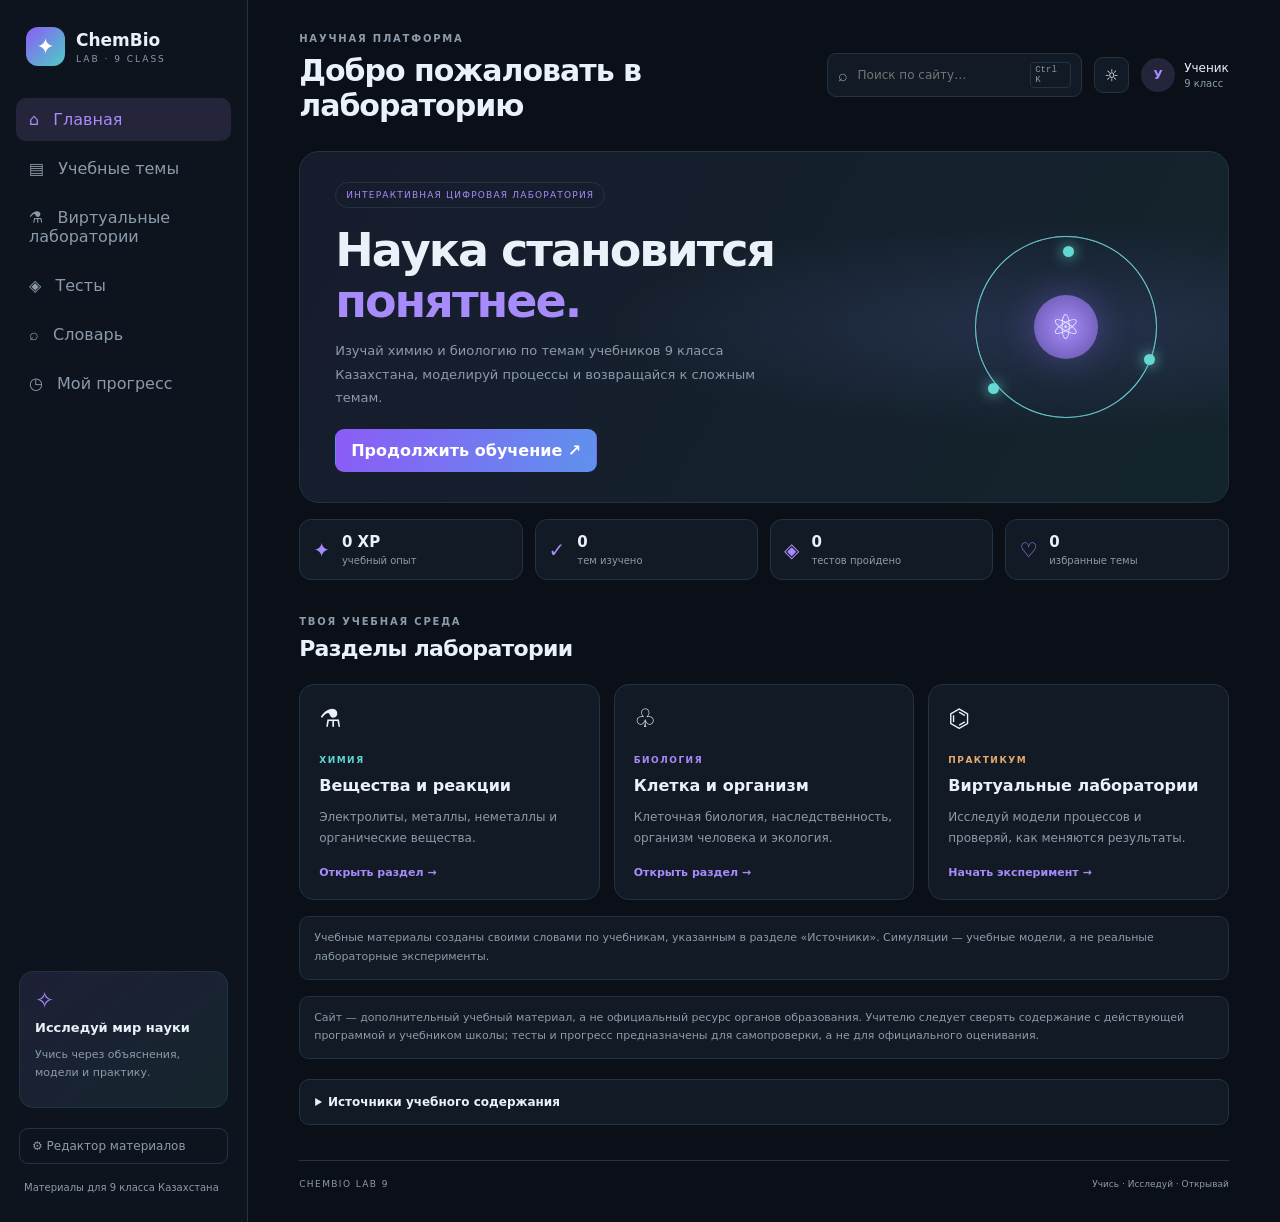
<file: index.html>
<!doctype html>
<html lang="ru">
<head>
  <meta charset="UTF-8">
  <meta name="viewport" content="width=device-width, initial-scale=1">
  <meta name="theme-color" content="#0b1018">
  <meta name="description" content="ChemBio Lab 9 — интерактивная цифровая лаборатория по биологии и химии для учеников 9 класса Казахстана.">
  <title>ChemBio Lab 9 — цифровая лаборатория</title>
  <link rel="stylesheet" href="style.css">
  <script src="data.js" defer></script>
  <script src="script.js" defer></script>
</head>
<body>
  <a class="skip-link" href="#main-content">Перейти к содержимому</a>
  <div class="app">
    <aside class="sidebar">
      <a class="brand" href="#" data-page="home" aria-label="ChemBio Lab 9 — главная">
        <span class="logo">✦</span><span><b>ChemBio</b><small>LAB · 9 CLASS</small></span>
      </a>
      <nav aria-label="Основная навигация">
        <button class="nav active" data-page="home">⌂ <span>Главная</span></button>
        <button class="nav" data-page="topics">▤ <span>Учебные темы</span></button>
        <button class="nav" data-page="labs">⚗ <span>Виртуальные лаборатории</span></button>
        <button class="nav" data-page="quiz">◈ <span>Тесты</span></button>
        <button class="nav" data-page="glossary">⌕ <span>Словарь</span></button>
        <button class="nav" data-page="progress">◷ <span>Мой прогресс</span></button>
      </nav>
      <div class="side-bottom">
        <div class="mini-card"><span class="spark">✧</span><b>Исследуй мир науки</b><p>Учись через объяснения, модели и практику.</p></div>
        <a class="admin-link" href="admin/index.html">⚙ Редактор материалов</a>
        <small class="muted">Материалы для 9 класса Казахстана</small>
      </div>
    </aside>
    <main id="main-content" tabindex="-1">
      <header>
        <div><span class="eyebrow">НАУЧНАЯ ПЛАТФОРМА</span><h1 id="page-title">Добро пожаловать в лабораторию</h1></div>
        <div class="header-actions">
          <label class="global-search"><span aria-hidden="true">⌕</span><input id="global-search" type="search" placeholder="Поиск по сайту…" autocomplete="off" aria-label="Поиск по сайту"><kbd>Ctrl K</kbd></label>
          <button class="icon-button" id="theme-toggle" type="button" aria-label="Включить светлую тему" title="Переключить тему">☼</button>
          <div class="user-chip"><span class="avatar">У</span><span>Ученик <small>9 класс</small></span></div>
        </div>
        <div id="search-results" class="search-results" hidden></div>
      </header>

      <section id="home" class="page active">
        <div class="hero">
          <div><span class="pill">ИНТЕРАКТИВНАЯ ЦИФРОВАЯ ЛАБОРАТОРИЯ</span><h2>Наука становится<br><em>понятнее.</em></h2>
            <p>Изучай химию и биологию по темам учебников 9 класса Казахстана, моделируй процессы и возвращайся к сложным темам.</p>
            <button class="primary" data-go="topics">Продолжить обучение ↗</button>
          </div>
          <div class="orbital" aria-hidden="true"><div class="orbit o1"></div><div class="orbit o2"></div><div class="nucleus">⚛</div><span class="electron e1"></span><span class="electron e2"></span><span class="electron e3"></span></div>
        </div>
        <div class="stats-strip">
          <article><span class="stat-icon">✦</span><span><b id="home-xp">0 XP</b><small>учебный опыт</small></span></article>
          <article><span class="stat-icon">✓</span><span><b id="home-completed">0</b><small>тем изучено</small></span></article>
          <article><span class="stat-icon">◈</span><span><b id="home-quizzes">0</b><small>тестов пройдено</small></span></article>
          <article><span class="stat-icon">♡</span><span><b id="home-favorites">0</b><small>избранные темы</small></span></article>
        </div>
        <div class="section-heading"><div><span class="eyebrow">ТВОЯ УЧЕБНАЯ СРЕДА</span><h2>Разделы лаборатории</h2></div></div>
        <div class="cards">
          <article class="feature chem-card" data-go="topics" data-subject-go="chem"><div class="card-icon">⚗</div><span class="tag">ХИМИЯ</span><h3>Вещества и реакции</h3><p>Электролиты, металлы, неметаллы и органические вещества.</p><span class="card-link">Открыть раздел →</span></article>
          <article class="feature bio-card" data-go="topics" data-subject-go="bio"><div class="card-icon">♧</div><span class="tag">БИОЛОГИЯ</span><h3>Клетка и организм</h3><p>Клеточная биология, наследственность, организм человека и экология.</p><span class="card-link">Открыть раздел →</span></article>
          <article class="feature quiz-card" data-go="labs"><div class="card-icon">⌬</div><span class="tag">ПРАКТИКУМ</span><h3>Виртуальные лаборатории</h3><p>Исследуй модели процессов и проверяй, как меняются результаты.</p><span class="card-link">Начать эксперимент →</span></article>
        </div>
        <div class="resume-card" id="resume-card"></div>
        <p class="source-note">Учебные материалы созданы своими словами по учебникам, указанным в разделе «Источники». Симуляции — учебные модели, а не реальные лабораторные эксперименты.</p>
        <p class="source-note">Сайт — дополнительный учебный материал, а не официальный ресурс органов образования. Учителю следует сверять содержание с действующей программой и учебником школы; тесты и прогресс предназначены для самопроверки, а не для официального оценивания.</p>
        <details class="sources"><summary>Источники учебного содержания</summary><p>Биология: Н. Г. Асанов, А. Р. Соловьева, Б. Т. Ибраимова. Учебник для 9 класса, «Атамура», 2019. <a href="https://okulyk.kz/biologija/450/" target="_blank" rel="noopener noreferrer">Страница учебника</a>.</p><p>Химия: М. Б. Усманова, К. Н. Сакарьянова, Б. Н. Сахариева. Учебник для 9 класса, «Атамура», 2019. <a href="https://okulyk.kz/himija/454/" target="_blank" rel="noopener noreferrer">Страница учебника</a>.</p><p>Дополнительные варианты учебников: <a href="https://okulyk.kz/himija/452/" target="_blank" rel="noopener noreferrer">химия (Оспанова)</a>, <a href="https://okulyk.kz/biologija/1086/" target="_blank" rel="noopener noreferrer">биология (Оспанкулова)</a>.</p></details>
      </section>

      <section id="topics" class="page">
        <div class="section-heading"><div><span class="eyebrow">ТЕМЫ 9 КЛАССА</span><h2>Учебные темы</h2><p class="muted">Выбери предмет, чтобы открыть объяснения, определения и задания.</p></div></div>
        <div class="topic-toolbar"><div class="subject-switch" role="tablist" aria-label="Предмет">
          <button class="subject-tab active" data-subject="chem" role="tab" aria-selected="true">⚗ Химия</button>
          <button class="subject-tab" data-subject="bio" role="tab" aria-selected="false">♧ Биология</button>
        </div><button class="secondary" id="favorite-filter" type="button" aria-pressed="false">♡ Только избранное</button></div>
        <div class="topic-layout"><div id="topic-list" class="topic-list"></div><article id="topic-detail" class="topic-detail"></article></div>
      </section>

      <section id="labs" class="page">
        <div class="section-heading"><div><span class="eyebrow">УЧЕБНЫЕ МОДЕЛИ</span><h2>Виртуальные лаборатории</h2><p class="muted">Меняй параметры модели, наблюдай результат и объясняй его.</p></div></div>
        <div class="lab-layout"><div id="lab-list" class="lab-list"></div><article id="lab-workspace" class="lab-workspace"></article></div>
        <p class="source-note">Важно: это упрощённые образовательные симуляции. Они помогают понять закономерности, но не заменяют реальный эксперимент и правила техники безопасности.</p>
      </section>

      <section id="quiz" class="page">
        <div class="section-heading"><div><span class="eyebrow">ТРЕНАЖЁР ЗНАНИЙ</span><h2>Проверка знаний</h2><p class="muted">Выбери предмет, тему и сложность. Вопросы перемешиваются случайно.</p></div></div>
        <div class="quiz-config">
          <label>Предмет<select id="quiz-subject"><option value="all">Все предметы</option><option value="chem">Химия</option><option value="bio">Биология</option></select></label>
          <label>Тема<select id="quiz-topic"><option value="all">Все темы</option></select></label>
          <label>Сложность<select id="quiz-difficulty"><option value="all">Любая</option><option value="easy">Базовая</option><option value="medium">Средняя</option><option value="hard">Повышенная</option></select></label>
          <button id="start-quiz" class="primary">Начать тест →</button>
        </div>
        <div class="quiz-box" id="quiz-box"><div class="empty-state">Настрой параметры и нажми «Начать тест».</div></div>
        <div class="section-heading"><div><span class="eyebrow">ПОСЛЕДНИЕ РЕЗУЛЬТАТЫ</span><h2>История тестов</h2></div></div>
        <div id="quiz-history" class="history-list"></div>
        <button class="secondary" id="retry-mistakes" type="button">Повторить ошибки</button>
      </section>

      <section id="glossary" class="page">
        <div class="section-heading"><div><span class="eyebrow">КЛЮЧЕВЫЕ ПОНЯТИЯ</span><h2>Словарь терминов</h2><p class="muted">Краткие определения по химии и биологии.</p></div></div>
        <div class="glossary-controls"><input id="glossary-search" type="search" placeholder="Найти термин…"><select id="glossary-subject" aria-label="Фильтр словаря"><option value="all">Все предметы</option><option value="chem">Химия</option><option value="bio">Биология</option></select></div>
        <div id="glossary-list" class="glossary-list"></div>
      </section>

      <section id="progress" class="page">
        <div class="section-heading"><div><span class="eyebrow">ТВОИ ДОСТИЖЕНИЯ</span><h2>Мой прогресс</h2><p class="muted">Данные хранятся в этом браузере и на этом устройстве.</p></div></div>
        <div class="progress-overview" id="progress-overview"></div>
        <div class="section-heading"><div><span class="eyebrow">ТЕМЫ</span><h2>Изучено недавно</h2></div></div>
        <div id="study-history" class="history-list"></div>
        <div class="section-heading"><div><span class="eyebrow">ТЕСТИРОВАНИЕ</span><h2>Статистика тестов</h2></div></div>
        <div id="quiz-stats" class="progress-overview"></div>
        <div class="section-heading"><div><span class="eyebrow">РЕЗЕРВНАЯ КОПИЯ</span><h2>Экспорт и импорт</h2></div></div>
        <div class="backup-box"><p>Сохрани прогресс в JSON, чтобы перенести его на другое устройство. Импорт заменит текущий прогресс после проверки файла.</p><button class="primary" id="export-progress">Экспортировать JSON ↓</button><button class="secondary" id="import-progress">Импортировать JSON ↑</button><input id="import-file" type="file" accept="application/json,.json" hidden></div>
      </section>
      <footer>CHEMBIO LAB 9 <span>Учись · Исследуй · Открывай</span></footer>
      <div id="toast" class="toast" role="status" aria-live="polite"></div>
    </main>
  </div>
</body>
</html>
</file>
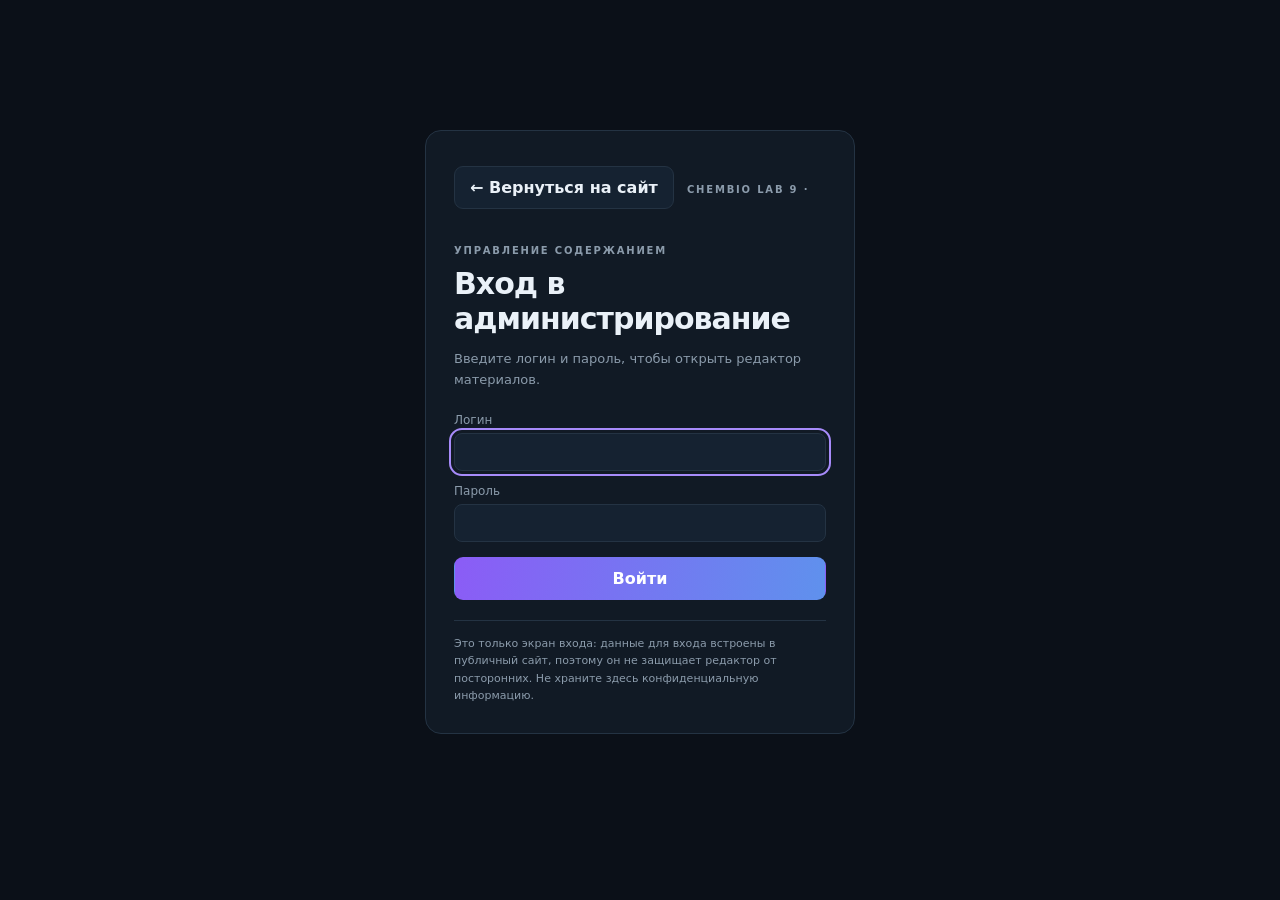
<file: admin/index.html>
<!doctype html>
<html lang="ru">
<head>
  <meta charset="UTF-8">
  <meta name="viewport" content="width=device-width, initial-scale=1">
  <meta name="theme-color" content="#0b1018">
  <title>Администрирование · ChemBio Lab 9</title>
  <link rel="stylesheet" href="../style.css">
  <link rel="stylesheet" href="admin.css">
  <script src="../data.js" defer></script>
  <script src="admin.js" defer></script>
</head>
<body>
  <main class="admin-main">
    <section class="admin-login" id="admin-login" aria-labelledby="login-title">
      <a class="secondary back-link" href="../index.html">← Вернуться на сайт</a>
      <span class="eyebrow">CHEMBIO LAB 9 · УПРАВЛЕНИЕ СОДЕРЖАНИЕМ</span>
      <h1 id="login-title">Вход в администрирование</h1>
      <p class="login-description">Введите логин и пароль, чтобы открыть редактор материалов.</p>
      <form class="login-form" id="admin-login-form">
        <label>Логин<input name="username" type="text" autocomplete="username" required autofocus></label>
        <label>Пароль<input name="password" type="password" autocomplete="current-password" required></label>
        <button class="primary" type="submit">Войти</button>
        <p class="login-error" id="login-error" role="alert" hidden></p>
      </form>
      <p class="login-warning">Это только экран входа: данные для входа встроены в публичный сайт, поэтому он не защищает редактор от посторонних. Не храните здесь конфиденциальную информацию.</p>
    </section>

    <div id="admin-workspace" hidden>
    <header class="admin-header">
      <div>
        <span class="eyebrow">CHEMBIO LAB 9 · УПРАВЛЕНИЕ СОДЕРЖАНИЕМ</span>
        <h1>Администрирование</h1>
      </div>
      <div class="admin-header-actions">
        <button class="secondary" type="button" id="admin-logout">Выйти</button>
        <a class="secondary back-link" href="../index.html">← Вернуться на сайт</a>
      </div>
    </header>

    <aside class="admin-notice">
      <b>Локальный редактор содержимого</b>
      <p>Материалы сохраняются в localStorage этого браузера. Экран входа не является защитой: логин и пароль находятся в исходном коде и доступны посетителям.</p>
    </aside>

    <nav class="admin-tabs" aria-label="Разделы редактора">
      <button class="admin-tab active" type="button" data-tab="glossary">Словарь</button>
      <button class="admin-tab" type="button" data-tab="topics">Учебные темы</button>
      <button class="admin-tab" type="button" data-tab="questions">Вопросы тестов</button>
    </nav>

    <section class="admin-panel active" id="panel-glossary">
      <div class="admin-section-heading">
        <div><h2>Словарь терминов</h2><p>Добавляй и редактируй определения для поиска и фильтрации по предмету.</p></div>
        <button class="primary" type="button" id="add-glossary">+ Добавить термин</button>
      </div>
      <form class="editor-form" id="glossary-form" hidden>
        <input type="hidden" name="id">
        <div class="form-grid">
          <label>Термин<input name="term" required maxlength="100" placeholder="Например, осмос"></label>
          <label>Предмет<select name="subject" required><option value="chem">Химия</option><option value="bio">Биология</option></select></label>
          <label class="form-wide">Определение<textarea name="meaning" required maxlength="1200" rows="3" placeholder="Краткое точное объяснение термина"></textarea></label>
        </div>
        <div class="form-actions"><button class="primary" type="submit">Сохранить термин</button><button class="secondary" type="button" data-cancel="glossary">Отмена</button></div>
      </form>
      <div class="admin-table-wrap"><table class="admin-table"><thead><tr><th>Термин</th><th>Предмет</th><th>Определение</th><th>Действия</th></tr></thead><tbody id="glossary-rows"></tbody></table></div>
      <p class="empty-state" id="glossary-empty" hidden>Дополнительных терминов пока нет.</p>
    </section>

    <section class="admin-panel" id="panel-topics" hidden>
      <div class="admin-section-heading">
        <div><h2>Учебные темы</h2><p>Создавай свои темы с кратким объяснением. Они появятся в учебном разделе и поиске.</p></div>
        <button class="primary" type="button" id="add-topic">+ Добавить тему</button>
      </div>
      <form class="editor-form" id="topic-form" hidden>
        <input type="hidden" name="id">
        <div class="form-grid">
          <label>Предмет<select name="subject" required><option value="chem">Химия</option><option value="bio">Биология</option></select></label>
          <label>Название темы<input name="title" required maxlength="120" placeholder="Название темы"></label>
          <label class="form-wide">Краткое описание<input name="summary" required maxlength="220" placeholder="Описание в списке тем"></label>
          <label class="form-wide">Учебный материал<textarea name="description" required maxlength="12000" rows="8" placeholder="Объяснение темы своими словами. Разделяй мысли на абзацы."></textarea></label>
        </div>
        <div class="form-actions"><button class="primary" type="submit">Сохранить тему</button><button class="secondary" type="button" data-cancel="topics">Отмена</button></div>
      </form>
      <div class="admin-table-wrap"><table class="admin-table"><thead><tr><th>Тема</th><th>Предмет</th><th>Описание</th><th>Действия</th></tr></thead><tbody id="topic-rows"></tbody></table></div>
      <p class="empty-state" id="topic-empty" hidden>Дополнительных тем пока нет.</p>
    </section>

    <section class="admin-panel" id="panel-questions" hidden>
      <div class="admin-section-heading">
        <div><h2>Вопросы тестов</h2><p>Добавляй вопрос, тему, сложность, варианты ответа и объяснение. Вопрос включается в общий тест и фильтры темы.</p></div>
        <button class="primary" type="button" id="add-question">+ Добавить вопрос</button>
      </div>
      <form class="editor-form" id="question-form" hidden>
        <input type="hidden" name="id">
        <div class="form-grid">
          <label>Предмет<select name="subject" required><option value="chem">Химия</option><option value="bio">Биология</option></select></label>
          <label>Тема<select name="topic" required></select></label>
          <label>Сложность<select name="difficulty" required><option value="easy">Базовая</option><option value="medium">Средняя</option><option value="hard">Повышенная</option></select></label>
          <label class="form-wide">Вопрос<textarea name="question" required maxlength="700" rows="2"></textarea></label>
          <label>Вариант A<input name="option0" required maxlength="300"></label>
          <label>Вариант B<input name="option1" required maxlength="300"></label>
          <label>Вариант C<input name="option2" required maxlength="300"></label>
          <label>Вариант D<input name="option3" required maxlength="300"></label>
          <label>Правильный вариант<select name="answer" required><option value="0">A</option><option value="1">B</option><option value="2">C</option><option value="3">D</option></select></label>
          <label class="form-wide">Объяснение ответа<textarea name="explanation" required maxlength="1200" rows="3"></textarea></label>
        </div>
        <div class="form-actions"><button class="primary" type="submit">Сохранить вопрос</button><button class="secondary" type="button" data-cancel="questions">Отмена</button></div>
      </form>
      <div class="admin-table-wrap"><table class="admin-table"><thead><tr><th>Вопрос</th><th>Тема</th><th>Сложность</th><th>Действия</th></tr></thead><tbody id="question-rows"></tbody></table></div>
      <p class="empty-state" id="question-empty" hidden>Дополнительных вопросов пока нет.</p>
    </section>

    <section class="admin-backup">
      <h2>Резервная копия материалов</h2>
      <p>Экспортируй добавленные темы, термины и вопросы в JSON. Импорт заменит список пользовательских материалов после проверки файла.</p>
      <button class="secondary" type="button" id="export-content">Экспортировать JSON ↓</button>
      <button class="secondary" type="button" id="import-content">Импортировать JSON ↑</button>
      <button class="danger-button" type="button" id="clear-content">Удалить все добавленные материалы</button>
      <input id="content-file" type="file" accept="application/json,.json" hidden>
    </section>
    <div class="admin-toast" id="admin-toast" role="status" aria-live="polite"></div>
    </div>
  </main>
</body>
</html>
</file>
<file: style.css>
:root {
  color-scheme: dark;
  --bg: #0b1018;
  --sidebar: #0d141e;
  --panel: #111a25;
  --panel-2: #152231;
  --line: #243343;
  --text: #eaf1f8;
  --muted: #8b9bab;
  --purple: #a78bfa;
  --cyan: #62d6d0;
  --accent-soft: #24253b;
  --success: #4ccf9b;
  --danger: #e57887;
  font-family: Inter, "Segoe UI", system-ui, sans-serif;
}

[data-theme="light"] {
  color-scheme: light;
  --bg: #f3f5fa;
  --sidebar: #fff;
  --panel: #fff;
  --panel-2: #f3f4fa;
  --line: #dce1ec;
  --text: #20243a;
  --muted: #69738a;
  --purple: #7653cf;
  --cyan: #198e88;
  --accent-soft: #eeeafb;
  --success: #168b61;
  --danger: #bf475b;
}

* { box-sizing: border-box; }
body { margin: 0; background: var(--bg); color: var(--text); }
button, input, select { font: inherit; }
button { color: inherit; }
button:focus-visible, a:focus-visible, input:focus-visible, select:focus-visible, textarea:focus-visible, summary:focus-visible { outline: 2px solid var(--purple); outline-offset: 3px; }
a { color: var(--purple); }
.skip-link { position: fixed; z-index: 20; top: 10px; left: 10px; transform: translateY(-160%); padding: 10px 14px; border-radius: 8px; background: var(--panel); color: var(--text); }
.skip-link:focus { transform: translateY(0); }
.app { display: flex; min-height: 100vh; }
.sidebar { width: 248px; flex: 0 0 248px; background: var(--sidebar); border-right: 1px solid var(--line); padding: 27px 16px; display: flex; flex-direction: column; }
.brand { display: flex; gap: 11px; align-items: center; padding: 0 10px 32px; color: var(--text); text-decoration: none; }
.brand b { display: block; font-size: 17px; }
.brand small { display: block; margin-top: 4px; color: var(--muted); font-size: 9px; letter-spacing: 2px; }
.logo { display: grid; place-items: center; width: 39px; height: 39px; border-radius: 12px; background: linear-gradient(135deg,#8b5cf6,#4ccfc4); color: #fff; font-size: 22px; }
.sidebar nav { display: grid; gap: 6px; }
.nav { border: 0; border-radius: 10px; padding: 12px 13px; background: transparent; color: var(--muted); text-align: left; cursor: pointer; transition: .18s; }
.nav span { margin-left: 9px; }
.nav.active, .nav:hover { background: var(--accent-soft); color: var(--purple); }
.admin-link { display: block; margin: 0 3px 12px; padding: 10px 12px; border: 1px solid var(--line); border-radius: 9px; color: var(--muted); font-size: 12px; text-decoration: none; }
.admin-link:hover, .admin-link:focus-visible { color: var(--purple); border-color: var(--purple); }
.side-bottom { margin-top: auto; }
.mini-card { margin: 0 3px 20px; padding: 15px; border: 1px solid var(--line); border-radius: 14px; background: linear-gradient(145deg,#1e2036,#15252d); }
[data-theme="light"] .mini-card { background: linear-gradient(145deg,#f1edff,#e6f7f5); }
.spark { color: var(--purple); font-size: 23px; }
.mini-card b { display: block; margin-top: 7px; font-size: 13px; }
.mini-card p { color: var(--muted); font-size: 11px; line-height: 1.6; }
.muted { color: var(--muted); font-size: 13px; }
.side-bottom > .muted { padding-left: 8px; font-size: 10px; }
main { flex: 1; min-width: 0; padding: 27px clamp(18px,4vw,56px) 15px; }
header { position: relative; display: flex; justify-content: space-between; align-items: center; gap: 20px; margin-bottom: 28px; }
h1 { margin: 7px 0 0; font-size: clamp(22px,2.4vw,30px); letter-spacing: -1px; }
.eyebrow { color: var(--muted); font-size: 10px; font-weight: 700; letter-spacing: 1.8px; }
.header-actions { display: flex; align-items: center; gap: 12px; }
.global-search { display: flex; align-items: center; gap: 8px; padding: 8px 10px; border: 1px solid var(--line); border-radius: 9px; background: var(--panel); color: var(--muted); }
.global-search input { width: 175px; border: 0; outline: 0; background: transparent; color: var(--text); font-size: 12px; }
.global-search kbd { border: 1px solid var(--line); border-radius: 4px; padding: 2px 4px; font-size: 9px; }
.icon-button { width: 36px; height: 36px; border: 1px solid var(--line); border-radius: 9px; background: var(--panel); cursor: pointer; }
.user-chip { display: flex; align-items: center; gap: 9px; font-size: 12px; white-space: nowrap; }
.user-chip small { display: block; margin-top: 3px; color: var(--muted); }
.avatar { display: grid; place-items: center; width: 34px; height: 34px; border-radius: 50%; background: var(--accent-soft); color: var(--purple); font-weight: 700; }
.page { display: none; }
.page.active { display: block; animation: appear .24s ease-out; }
@keyframes appear { from { opacity: .5; transform: translateY(4px); } to { opacity: 1; transform: translateY(0); } }
.hero { display: flex; min-height: 275px; align-items: center; justify-content: space-between; overflow: hidden; padding: 30px 35px; border: 1px solid var(--line); border-radius: 20px; background: radial-gradient(ellipse at 82% 50%,#25314b 0%,transparent 42%),linear-gradient(120deg,#171c2d,#13242c); }
[data-theme="light"] .hero { background: radial-gradient(ellipse at 82% 50%,#e0ddff 0%,transparent 42%),linear-gradient(120deg,#f0edff,#e5f7f5); }
.pill { display: inline-block; padding: 7px 10px; border: 1px solid var(--line); border-radius: 20px; color: var(--purple); font-size: 9px; letter-spacing: 1.2px; }
.hero h2 { margin: 17px 0 11px; font-size: clamp(30px,4vw,46px); line-height: 1.1; letter-spacing: -2px; }
.hero h2 em { color: var(--purple); font-style: normal; }
.hero p { max-width: 470px; color: var(--muted); font-size: 13px; line-height: 1.8; }
.primary, .secondary { display: inline-flex; align-items: center; justify-content: center; margin: 7px 8px 0 0; padding: 11px 15px; border: 1px solid transparent; border-radius: 9px; font-weight: 650; cursor: pointer; transition: .18s; }
.primary { background: linear-gradient(100deg,#8b5cf6,#5f91ed); color: white; }
.primary:hover, .secondary:hover { transform: translateY(-1px); filter: brightness(1.08); }
.primary:disabled { opacity: .45; cursor: not-allowed; transform: none; }
.secondary { border-color: var(--line); background: var(--panel-2); color: var(--text); }
.orbital { position: relative; width: 210px; height: 210px; flex: 0 0 210px; margin: 0 22px; }
.orbit { position: absolute; inset: 14px; border: 1px solid #6476a2; border-radius: 50%; transform: rotate(55deg); }
.o2 { border-color: #5dc8c6; transform: rotate(-55deg); }
.nucleus { position: absolute; inset: 73px; display: grid; place-items: center; border-radius: 50%; background: radial-gradient(circle,#a78bfa,#6153a7); box-shadow: 0 0 35px #8069dd66; font-size: 34px; }
.electron { position: absolute; width: 11px; height: 11px; border-radius: 50%; background: #65d8d2; box-shadow: 0 0 14px #65d8d2; animation: pulse 2.8s infinite alternate; }
.e1 { top: 24px; left: 102px; }.e2 { right: 16px; bottom: 67px; }.e3 { left: 27px; bottom: 38px; }
@keyframes pulse { to { transform: scale(1.35); } }
.stats-strip { display: grid; grid-template-columns: repeat(4,1fr); gap: 12px; margin-top: 16px; }
.stats-strip article { display: flex; align-items: center; gap: 12px; padding: 13px; border: 1px solid var(--line); border-radius: 12px; background: var(--panel); }
.stats-strip b, .stats-strip small { display: block; }.stats-strip b { font-size: 15px; }.stats-strip small { margin-top: 4px; color: var(--muted); font-size: 10px; }
.stat-icon { color: var(--purple); font-size: 20px; }
.section-heading { display: flex; justify-content: space-between; align-items: end; gap: 18px; margin: 30px 0 16px; }
.section-heading h2 { margin: 7px 0; font-size: 22px; letter-spacing: -.7px; }
.section-heading p { margin: 0; }
.cards { display: grid; grid-template-columns: repeat(3,minmax(0,1fr)); gap: 14px; }
.feature { padding: 19px; border: 1px solid var(--line); border-radius: 15px; background: var(--panel); cursor: pointer; transition: .2s; }
.feature:hover { transform: translateY(-3px); border-color: var(--purple); }
.card-icon { margin-bottom: 15px; font-size: 25px; }.tag { color: var(--cyan); font-size: 9px; font-weight: 700; letter-spacing: 1.5px; }.bio-card .tag { color: var(--purple); }.quiz-card .tag { color: #e9a86c; }
.feature h3 { margin: 9px 0; font-size: 16px; }.feature p { min-height: 42px; color: var(--muted); font-size: 12px; line-height: 1.7; }.card-link { color: var(--purple); font-size: 11px; font-weight: 600; }
.source-note { margin: 16px 0; padding: 12px 14px; border: 1px solid var(--line); border-radius: 10px; background: var(--panel); color: var(--muted); font-size: 11px; line-height: 1.7; }
.resume-card { margin-top: 16px; padding: 15px 18px; border: 1px solid var(--line); border-radius: 12px; background: var(--panel); }
.resume-card:empty { display: none; }.resume-card b { display: block; margin-bottom: 5px; }
.subject-switch { display: flex; gap: 8px; margin: 12px 0 17px; }
.subject-tab { padding: 10px 15px; border: 1px solid var(--line); border-radius: 9px; background: var(--panel); color: var(--muted); cursor: pointer; }
.subject-tab.active { border-color: var(--purple); background: var(--accent-soft); color: var(--purple); }
.topic-layout, .lab-layout { display: grid; grid-template-columns: minmax(210px, .75fr) minmax(0,2fr); gap: 15px; align-items: start; }
.topic-list, .lab-list { display: grid; gap: 8px; }
.topic-item, .lab-item { width: 100%; padding: 13px; border: 1px solid var(--line); border-radius: 10px; background: var(--panel); color: var(--text); text-align: left; cursor: pointer; }
.topic-item:hover, .topic-item.active, .lab-item:hover, .lab-item.active { border-color: var(--purple); background: var(--accent-soft); }
.topic-item small { display: block; margin-top: 5px; color: var(--muted); font-size: 10px; }
.topic-detail, .lab-workspace, .quiz-box { min-width: 0; padding: 22px; border: 1px solid var(--line); border-radius: 15px; background: var(--panel); }
.topic-detail h2, .lab-workspace h2 { margin: 4px 0 8px; font-size: 23px; }
.topic-detail h3, .lab-workspace h3 { margin: 20px 0 9px; font-size: 16px; }
.topic-detail p, .topic-detail li, .lab-workspace p { color: var(--muted); font-size: 13px; line-height: 1.75; }
.topic-detail ul, .topic-detail ol { padding-left: 21px; }
.topic-detail table { width: 100%; margin: 12px 0; border-collapse: collapse; font-size: 12px; }
.topic-detail th, .topic-detail td { padding: 9px; border: 1px solid var(--line); text-align: left; vertical-align: top; }
.topic-detail th { background: var(--panel-2); }
.definition-list { display: grid; grid-template-columns: repeat(2,minmax(0,1fr)); gap: 8px; }
.definition { padding: 10px 12px; border-radius: 9px; background: var(--panel-2); font-size: 12px; line-height: 1.6; }
.definition b { color: var(--purple); }
.topic-actions { display: flex; flex-wrap: wrap; align-items: center; gap: 8px; padding-top: 14px; border-top: 1px solid var(--line); }
.topic-actions .secondary, .topic-actions .primary { margin: 0; }
.topic-meta { color: var(--muted); font-size: 10px; }
.lab-workspace label, .quiz-config label { display: grid; gap: 6px; color: var(--muted); font-size: 11px; }
.lab-controls { display: grid; grid-template-columns: repeat(auto-fit,minmax(150px,1fr)); gap: 12px; margin: 15px 0; }
.lab-controls input[type="range"] { width: 100%; accent-color: var(--purple); }
.lab-controls select, .quiz-config select, .glossary-controls select, .glossary-controls input { width: 100%; padding: 10px 11px; border: 1px solid var(--line); border-radius: 8px; background: var(--panel-2); color: var(--text); }
.lab-result { margin: 14px 0; padding: 14px; border: 1px solid var(--line); border-radius: 10px; background: var(--panel-2); }
.lab-result strong { color: var(--cyan); }
.sim-meter { height: 14px; overflow: hidden; border-radius: 99px; background: var(--line); }.sim-meter span { display: block; height: 100%; border-radius: inherit; background: linear-gradient(90deg,#8b5cf6,#62d6d0); transition: width .25s; }
.quiz-config { display: grid; grid-template-columns: repeat(3,minmax(120px,1fr)) auto; gap: 12px; align-items: end; margin-bottom: 15px; }
.quiz-config .primary { white-space: nowrap; margin: 0; }
.quiz-box { max-width: 850px; }.empty-state { padding: 22px; color: var(--muted); text-align: center; }
.quiz-progress { display: flex; justify-content: space-between; color: var(--muted); font-size: 11px; }
.quiz-box h3 { margin: 23px 0 17px; font-size: 19px; line-height: 1.5; }
.answers { display: grid; gap: 9px; }.answer { padding: 12px 14px; border: 1px solid var(--line); border-radius: 9px; background: var(--panel-2); text-align: left; cursor: pointer; }.answer:hover { border-color: var(--purple); }.answer.correct { border-color: var(--success); background: color-mix(in srgb,var(--success) 12%,var(--panel)); }.answer.wrong { border-color: var(--danger); background: color-mix(in srgb,var(--danger) 12%,var(--panel)); }.answer:disabled { cursor: default; }
.answer-explanation { margin-top: 13px; padding: 12px; border-radius: 9px; background: var(--panel-2); color: var(--muted); font-size: 12px; line-height: 1.7; }
.history-list { display: grid; gap: 8px; }.history-row { display: flex; justify-content: space-between; gap: 12px; padding: 12px 14px; border: 1px solid var(--line); border-radius: 10px; background: var(--panel); font-size: 12px; }.history-row small { display: block; margin-top: 4px; color: var(--muted); }
.glossary-controls { display: flex; gap: 10px; margin-bottom: 14px; }.glossary-controls input { flex: 1; }.glossary-controls select { max-width: 190px; }
.glossary-list { display: grid; grid-template-columns: repeat(2,minmax(0,1fr)); gap: 9px; }.glossary-entry { padding: 13px 15px; border: 1px solid var(--line); border-radius: 10px; background: var(--panel); }.glossary-entry b { color: var(--purple); }.glossary-entry p { margin: 5px 0 0; color: var(--muted); font-size: 12px; line-height: 1.6; }.glossary-entry small { display: block; margin-top: 7px; color: var(--cyan); font-size: 9px; text-transform: uppercase; }
.progress-overview { display: grid; grid-template-columns: repeat(4,minmax(0,1fr)); gap: 10px; }.progress-card { padding: 15px; border: 1px solid var(--line); border-radius: 11px; background: var(--panel); }.progress-card b { display: block; font-size: 19px; }.progress-card span { color: var(--muted); font-size: 11px; }
.backup-box { padding: 16px; border: 1px solid var(--line); border-radius: 12px; background: var(--panel); }.backup-box p, .sources p { color: var(--muted); font-size: 12px; line-height: 1.7; }.sources { margin: 20px 0; padding: 15px; border: 1px solid var(--line); border-radius: 10px; background: var(--panel); }.sources summary { cursor: pointer; font-size: 12px; font-weight: 600; }
.toast { position: fixed; right: 22px; bottom: 20px; z-index: 20; max-width: min(390px,calc(100vw - 32px)); padding: 12px 16px; border: 1px solid var(--line); border-radius: 10px; background: var(--panel); box-shadow: 0 10px 35px #0003; opacity: 0; pointer-events: none; transform: translateY(8px); transition: .2s; }.toast.show { opacity: 1; transform: translateY(0); }
.search-results { position: absolute; z-index: 10; top: 63px; right: 95px; width: min(450px,calc(100vw - 36px)); max-height: 65vh; overflow: auto; padding: 7px; border: 1px solid var(--line); border-radius: 12px; background: var(--panel); box-shadow: 0 14px 36px #0004; }.search-result { display: block; width: 100%; padding: 10px; border: 0; border-radius: 8px; background: transparent; color: var(--text); text-align: left; cursor: pointer; }.search-result:hover { background: var(--accent-soft); }.search-result small { display: block; margin-top: 3px; color: var(--muted); }
footer { display: flex; justify-content: space-between; margin-top: 35px; padding: 18px 0; border-top: 1px solid var(--line); color: var(--muted); font-size: 9px; letter-spacing: 1.4px; }footer span { letter-spacing: 0; }

@media (max-width: 1050px) {
  .sidebar { width: 205px; flex-basis: 205px; }
  .orbital { width: 170px; height: 170px; flex-basis: 170px; margin: 0 4px; }.nucleus { inset: 58px; }
  .cards { grid-template-columns: repeat(2,minmax(0,1fr)); }.quiz-card { grid-column: span 2; }
  .quiz-config { grid-template-columns: repeat(2,minmax(0,1fr)); }
}
@media (max-width: 760px) {
  .app { display: block; }.sidebar { position: sticky; z-index: 5; top: 0; width: 100%; padding: 8px 10px; border-right: 0; border-bottom: 1px solid var(--line); }
  .brand { display: none; }.sidebar nav { display: flex; gap: 4px; overflow-x: auto; }.nav { flex: 0 0 auto; padding: 9px 11px; font-size: 12px; }.nav span { margin-left: 4px; }.side-bottom { display: none; }
  main { padding: 19px 14px 12px; }header { align-items: flex-start; margin-bottom: 20px; }.header-actions { gap: 7px; }.user-chip { display: none; }.global-search input { width: min(28vw,150px); }.global-search kbd { display: none; }
  .hero { min-height: 245px; padding: 23px 20px; }.orbital { display: none; }.hero h2 { font-size: 35px; }
  .stats-strip { grid-template-columns: repeat(2,minmax(0,1fr)); gap: 8px; }.stats-strip article { padding: 10px; }
  .cards { grid-template-columns: 1fr; }.quiz-card { grid-column: auto; }.feature p { min-height: 0; }
  .topic-layout, .lab-layout { grid-template-columns: 1fr; }.topic-list, .lab-list { display: flex; overflow-x: auto; padding-bottom: 3px; }.topic-item, .lab-item { min-width: 190px; }
  .topic-detail, .lab-workspace, .quiz-box { padding: 16px; }.definition-list, .glossary-list { grid-template-columns: 1fr; }.progress-overview { grid-template-columns: repeat(2,minmax(0,1fr)); }
  .quiz-config { grid-template-columns: 1fr 1fr; }.quiz-config label:first-child { grid-column: span 2; }.quiz-config .primary { width: 100%; }
  .section-heading { margin-top: 24px; }.search-results { top: 55px; right: 0; }
}
@media (max-width: 420px) {
  .nav { font-size: 11px; padding: 9px 8px; }.global-search input { width: 100px; }.quiz-config { grid-template-columns: 1fr; }.quiz-config label:first-child { grid-column: auto; }.glossary-controls { flex-direction: column; }.glossary-controls select { max-width: none; }.stats-strip b { font-size: 13px; }
}
.topic-toolbar { display: flex; justify-content: space-between; align-items: center; gap: 12px; }
.topic-toolbar .secondary { margin: 0 0 17px; }
.cell-model { margin: 18px 0 24px; padding: 15px; border: 1px solid var(--line); border-radius: 12px; background: var(--panel-2); }
.cell-model h3 { margin-top: 2px; }
.cell-scheme { display: grid; grid-template-columns: minmax(0,1.3fr) minmax(180px,1fr); align-items: center; gap: 14px; }
.cell-scheme svg { width: 100%; max-height: 290px; }
.cell-outline { fill: #132c39; stroke: #4ccfc4; stroke-width: 5; }
[data-theme="light"] .cell-outline { fill: #d7f0eb; stroke: #168e88; }
.cell-cytoplasm { fill: #1a3945; stroke: #345b68; stroke-width: 1; }
[data-theme="light"] .cell-cytoplasm { fill: #e8f3f5; stroke: #bdd9de; }
.cell-nucleus { fill: #7762d8; stroke: #c4b5fd; stroke-width: 3; }
.cell-nucleolus { fill: #c4b5fd; }
.cell-mito { fill: #e5a45a; stroke: #ffd08b; stroke-width: 3; }
.cell-er { fill: none; stroke: #62d6d0; stroke-width: 5; stroke-linecap: round; }
.cell-golgi { fill: none; stroke: #69b7ff; stroke-width: 6; stroke-linecap: round; }
.cell-lysosome { fill: #ed7b9b; }
.cell-ribosome { fill: #b7ece0; }
.cell-part { cursor: pointer; transition: filter .16s; }
.cell-part:hover, .cell-part:focus { filter: brightness(1.45); outline: none; }
.cell-description { font-size: 12px; }.cell-description p { color: var(--muted); line-height: 1.65; }
.cell-key { display: flex; flex-wrap: wrap; gap: 6px; }.cell-key .secondary { margin: 0; padding: 7px 8px; font-size: 10px; }
.cell-key .cell-selected { border-color: var(--purple); color: var(--purple); }
.table-wrap { max-width: 100%; overflow-x: auto; }
.punnett-grid { display: inline-grid; grid-template-columns: repeat(3,minmax(34px,1fr)); margin: 8px 10px 8px 0; vertical-align: middle; }
.punnett-grid span { display: grid; min-height: 30px; place-items: center; border: 1px solid var(--line); color: var(--text); }
.periodic-widget { margin: 18px 0 24px; padding: 15px; border: 1px solid var(--line); border-radius: 12px; background: var(--panel-2); }
.periodic-widget > p { margin: 5px 0 12px; color: var(--muted); font-size: 11px; }
.periodic-widget input { width: min(100%,320px); padding: 9px 11px; border: 1px solid var(--line); border-radius: 8px; background: var(--panel); color: var(--text); }
.periodic-grid { display: grid; grid-template-columns: repeat(18,minmax(0,1fr)); gap: 4px; margin: 14px 0; }
.element-tile { display: grid; min-width: 0; aspect-ratio: 1; align-content: center; justify-items: center; padding: 2px; border: 1px solid #34515c; border-radius: 5px; background: #142b32; color: #bcebe4; cursor: pointer; transition: .15s; }
[data-theme="light"] .element-tile { background: #e7f2ef; color: #235d59; }
.element-tile span { color: var(--muted); font-size: 8px; }.element-tile b { font-size: clamp(9px,1.3vw,15px); }.element-tile:hover, .element-tile.selected { border-color: var(--cyan); background: color-mix(in srgb,var(--cyan) 24%,var(--panel)); }.element-tile.dimmed { opacity: .2; }
.element-info { display: flex; align-items: center; gap: 13px; padding: 12px; border: 1px solid var(--line); border-radius: 9px; background: var(--panel); }
.element-symbol { display: grid; width: 52px; height: 52px; place-items: center; border: 1px solid var(--cyan); border-radius: 9px; color: var(--cyan); font-size: 24px; font-weight: 700; }.element-info h4 { margin: 3px 0; }.element-info p { margin: 3px 0; font-size: 11px; }.element-info small { color: var(--muted); }
.nephron-model { margin: 18px 0 24px; padding: 15px; border: 1px solid var(--line); border-radius: 12px; background: var(--panel-2); }
.nephron-model h3 { margin-top: 2px; }.nephron-layout { display: grid; grid-template-columns: minmax(0,1.2fr) minmax(200px,1fr); align-items: center; gap: 14px; }
.nephron-layout svg { width: 100%; max-height: 270px; overflow: visible; }.nephron-tubule,.nephron-loop,.nephron-distal,.nephron-collecting { fill: none; stroke: #68b7dc; stroke-width: 13; stroke-linecap: round; }.nephron-capsule { fill: #a78bfa22; stroke: #a78bfa; stroke-width: 3; }.nephron-loop { stroke: #e5a45a; }.nephron-distal { stroke: #62d6d0; }.nephron-collecting { stroke: #d184a2; stroke-width: 16; }.nephron-arrow { fill: none; stroke: var(--text); stroke-width: 3; }.nephron-label { fill: var(--muted); font-size: 13px; }.nephron-part { cursor: pointer; transition: filter .16s; }.nephron-part:hover,.nephron-part:focus { filter: brightness(1.45); outline: none; }
.nephron-layout p { color: var(--muted); font-size: 12px; line-height: 1.7; }.nephron-key { display: flex; flex-wrap: wrap; gap: 6px; }.nephron-key .secondary { margin: 0; padding: 7px 8px; font-size: 10px; }
@media (max-width: 760px) {
  .topic-toolbar { align-items: flex-start; flex-direction: column; }
  .cell-scheme,.nephron-layout { grid-template-columns: 1fr; }
}
@media (max-width: 420px) { .periodic-grid { gap: 2px; }.element-tile span { font-size: 7px; }.element-tile b { font-size: 9px; } }
@media (prefers-reduced-motion: reduce) { *, *::before, *::after { scroll-behavior: auto !important; animation-duration: .01ms !important; animation-iteration-count: 1 !important; transition-duration: .01ms !important; } }
</file>
<file: admin/admin.css>
.admin-main { max-width: 1160px; margin: 0 auto; padding-top: 30px; }
.admin-header { align-items: center; }
.admin-header-actions { display: flex; flex-wrap: wrap; gap: 8px; }
.admin-login { width: min(100%, 430px); margin: min(12vh, 100px) auto; padding: 28px; border: 1px solid var(--line); border-radius: 16px; background: var(--panel); }
.admin-login > .back-link { display: inline-flex; margin-bottom: 30px; }
.admin-login h1 { margin: 8px 0; }
.login-description { color: var(--muted); font-size: 13px; line-height: 1.6; }
.login-form { display: grid; gap: 13px; margin-top: 22px; }
.login-form label { display: grid; gap: 6px; color: var(--muted); font-size: 12px; }
.login-form input { width: 100%; padding: 11px 12px; border: 1px solid var(--line); border-radius: 8px; background: var(--panel-2); color: var(--text); }
.login-form .primary { margin: 2px 0 0; }
.login-error { margin: 0; color: var(--danger); font-size: 12px; }
.login-warning { margin: 20px 0 0; padding-top: 14px; border-top: 1px solid var(--line); color: var(--muted); font-size: 11px; line-height: 1.6; }
.back-link { text-decoration: none; white-space: nowrap; }
.admin-notice { margin: 0 0 20px; padding: 15px 17px; border: 1px solid var(--line); border-radius: 12px; background: var(--panel); font-size: 13px; }
.admin-notice p, .admin-section-heading p, .admin-backup p { margin: 6px 0 0; color: var(--muted); font-size: 12px; line-height: 1.7; }
.admin-tabs { display: flex; flex-wrap: wrap; gap: 8px; margin: 20px 0 14px; }
.admin-tab { padding: 10px 15px; border: 1px solid var(--line); border-radius: 9px; background: var(--panel); color: var(--muted); cursor: pointer; }
.admin-tab.active { border-color: var(--purple); background: var(--accent-soft); color: var(--purple); }
.admin-panel { padding: 20px; border: 1px solid var(--line); border-radius: 15px; background: var(--panel); }
.admin-panel[hidden], .editor-form[hidden] { display: none; }
.admin-section-heading { display: flex; align-items: center; justify-content: space-between; gap: 15px; margin-bottom: 15px; }
.admin-section-heading h2, .admin-backup h2 { margin: 0; font-size: 19px; }
.admin-section-heading .primary { flex-shrink: 0; }
.editor-form { margin: 12px 0 18px; padding: 16px; border: 1px solid var(--line); border-radius: 12px; background: var(--panel-2); }
.form-grid { display: grid; grid-template-columns: repeat(2,minmax(0,1fr)); gap: 12px; }
.form-grid label { display: grid; align-content: start; gap: 6px; color: var(--muted); font-size: 11px; }
.form-grid input, .form-grid textarea, .form-grid select { width: 100%; padding: 10px 11px; border: 1px solid var(--line); border-radius: 8px; background: var(--panel); color: var(--text); }
.form-grid textarea { min-height: 82px; resize: vertical; line-height: 1.6; }
.form-grid .form-wide { grid-column: 1 / -1; }
.form-actions { display: flex; flex-wrap: wrap; gap: 8px; margin-top: 13px; }
.form-actions .primary, .form-actions .secondary { margin: 0; }
.admin-table-wrap { max-width: 100%; overflow-x: auto; }
.admin-table { width: 100%; border-collapse: collapse; font-size: 12px; }
.admin-table th, .admin-table td { min-width: 90px; padding: 10px; border: 1px solid var(--line); text-align: left; vertical-align: top; }
.admin-table th { background: var(--panel-2); color: var(--muted); font-weight: 600; }
.admin-table td.description-cell { min-width: 180px; max-width: 400px; color: var(--muted); line-height: 1.6; overflow-wrap: anywhere; }
.actions-cell { min-width: 190px !important; white-space: nowrap; }
.actions-cell button { margin: 0 5px 4px 0; padding: 7px 9px; font-size: 10px; }
.danger-button { padding: 8px 10px; border: 1px solid #a34a58; border-radius: 8px; background: transparent; color: var(--danger); cursor: pointer; }
.danger-button:hover { background: color-mix(in srgb,var(--danger) 12%,transparent); }
.admin-panel > .empty-state { color: var(--muted); text-align: center; }
.admin-backup { margin: 17px 0 35px; padding: 18px; border: 1px solid var(--line); border-radius: 12px; background: var(--panel); }
.admin-backup .danger-button { margin: 7px 0 0; }
.admin-toast { position: fixed; right: 20px; bottom: 20px; z-index: 20; max-width: min(440px,calc(100vw - 32px)); padding: 12px 15px; border: 1px solid var(--line); border-radius: 10px; background: var(--panel); box-shadow: 0 10px 35px #0003; opacity: 0; pointer-events: none; transform: translateY(8px); transition: .2s; }
.admin-toast.show { opacity: 1; transform: translateY(0); }
.admin-link { display: block; margin: 0 0 12px; padding: 9px 10px; border: 1px solid var(--line); border-radius: 8px; color: var(--muted); font-size: 11px; text-decoration: none; }
.admin-link:hover { border-color: var(--purple); color: var(--purple); }
@media (max-width: 760px) {
  .admin-main { padding: 18px 14px; }
  .admin-header { align-items: flex-start; }
  .admin-header-actions { justify-content: flex-start; }
  .admin-login { margin: 8vh auto; padding: 22px; }
  .admin-section-heading { align-items: flex-start; flex-direction: column; }
  .admin-panel { padding: 14px; }
}
@media (max-width: 480px) {
  .admin-header { flex-direction: column; }
  .form-grid { grid-template-columns: 1fr; }
  .form-grid .form-wide { grid-column: auto; }
  .admin-tabs { display: grid; grid-template-columns: repeat(3,minmax(0,1fr)); }
  .admin-tab { padding: 9px 5px; font-size: 11px; }
}
</file>
